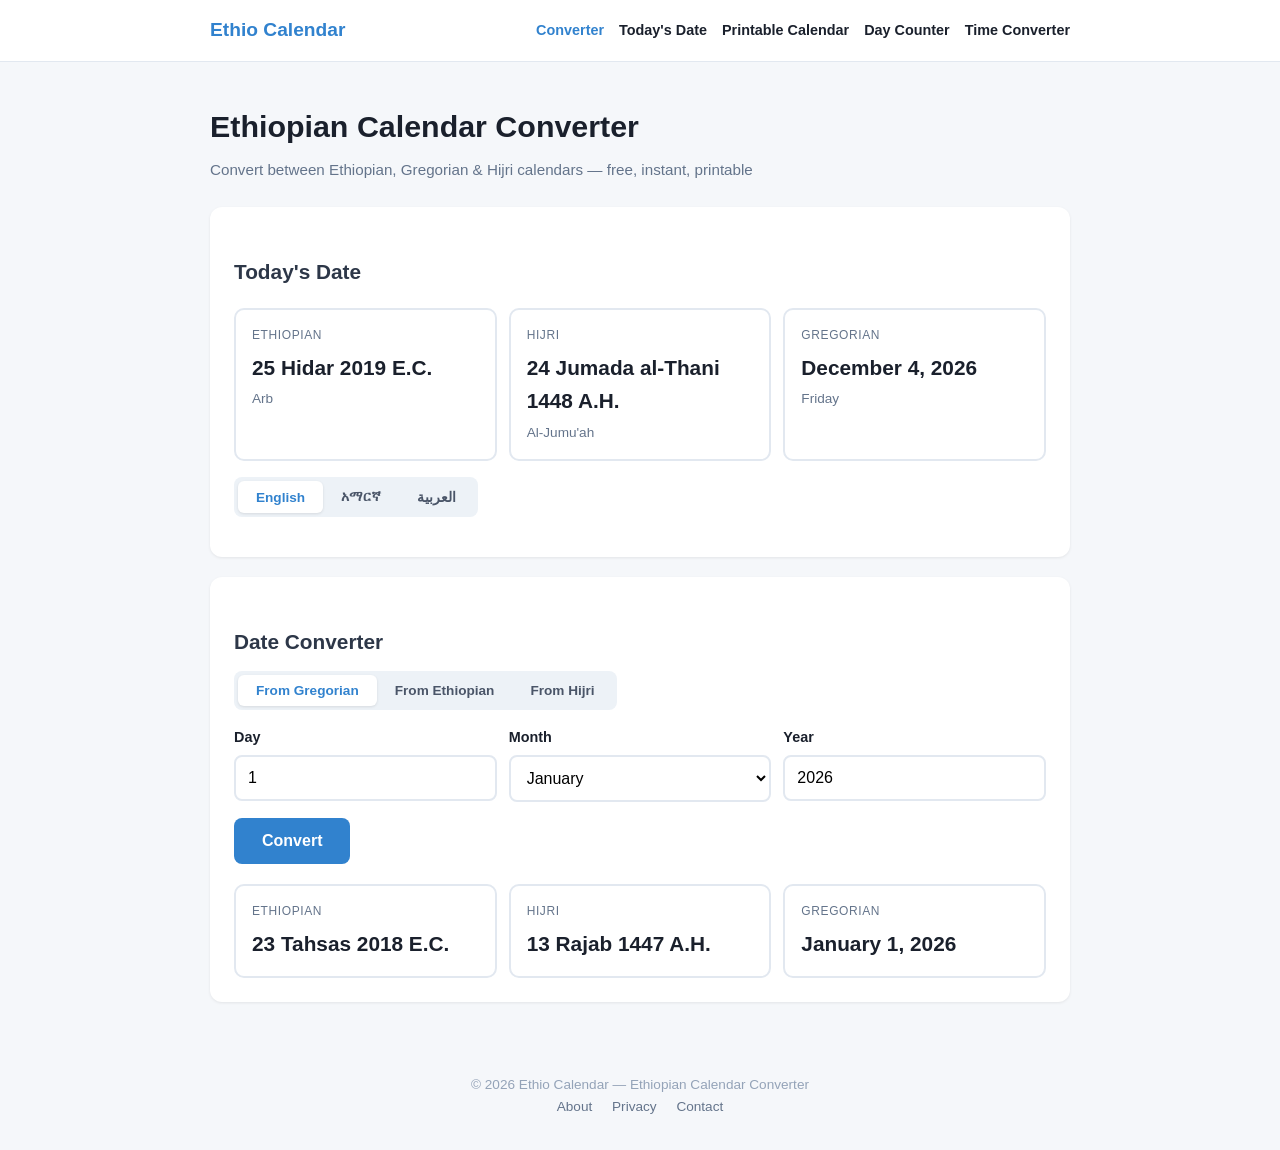
<file: index.html>
<!DOCTYPE html>
<html lang="en">
<head>
<meta charset="UTF-8">
<meta name="viewport" content="width=device-width, initial-scale=1.0">
<title>Ethiopian Calendar Converter | Gregorian ↔ Ethiopian & Hijri Date</title>
<link href="https://fonts.googleapis.com/css2?family=Amiri:wght@400;700&family=Noto+Sans+Ethiopic:wght@400;600;700&display=swap" rel="stylesheet">
<link rel="stylesheet" href="/style.css">
</head>
<body>

<header class="no-print" style="background:#fff; border-bottom:1px solid #e2e8f0; padding:15px 0; margin-bottom: 20px;">
  <div class="container" style="display:flex; justify-content:space-between; align-items:center; padding:0 20px;">
    <a href="/" style="font-weight:800; color:#3182ce; text-decoration:none; font-size:1.2rem;">Ethio Calendar</a>
<nav style="display:flex; gap:15px; font-size:0.9rem; font-weight:600; flex-wrap:wrap;">
  <a href="/" style="color:#3182ce; text-decoration:none;">Converter</a>
  <a href="/today.html" style="color:#1a202c; text-decoration:none;">Today's Date</a>
  <a href="/printable-calendar.html" style="color:#1a202c; text-decoration:none;">Printable Calendar</a>
  <a href="/Day-counter.html" style="color:#1a202c; text-decoration:none;">Day Counter</a>
  <a href="/Time-Converter.html" style="color:#1a202c; text-decoration:none;">Time Converter</a>
</nav>
  </div>
</header>

<div class="container">
  <h1>Ethiopian Calendar Converter</h1>
  <p class="subtitle">Convert between Ethiopian, Gregorian & Hijri calendars — free, instant, printable</p>

  <div class="card no-print">
    <h2>Today's Date</h2>
    <div class="tri-display" id="today-display">
      <div class="cal-col" id="today-ethiopian">
        <div class="cal-label">Ethiopian</div>
        <div class="cal-date" id="td-eth">—</div>
        <div class="cal-detail" id="td-eth-day">—</div>
      </div>
      <div class="cal-col" id="today-hijri">
        <div class="cal-label">Hijri</div>
        <div class="cal-date" id="td-hijri">—</div>
        <div class="cal-detail" id="td-hijri-day">—</div>
      </div>
      <div class="cal-col" id="today-gregorian">
        <div class="cal-label">Gregorian</div>
        <div class="cal-date" id="td-greg">—</div>
        <div class="cal-detail" id="td-greg-day">—</div>
      </div>
    </div>
    <div class="toggle-group" id="lang-toggle" style="margin-top:16px;">
      <button class="active" data-lang="en">English</button>
      <button data-lang="am">አማርኛ</button>
      <button data-lang="ar">العربية</button>
    </div>
  </div>

  <div class="card no-print">
    <h2>Date Converter</h2>
    <div class="toggle-group" id="from-toggle">
      <button class="active" data-from="gregorian">From Gregorian</button>
      <button data-from="ethiopian">From Ethiopian</button>
      <button data-from="hijri">From Hijri</button>
    </div>
    <div class="row-3">
      <div class="field-group">
        <label for="conv-day">Day</label>
        <input type="number" id="conv-day" min="1" max="31" value="1">
      </div>
      <div class="field-group">
        <label for="conv-month" id="conv-month-label">Month</label>
        <select id="conv-month"></select>
      </div>
      <div class="field-group">
        <label for="conv-year">Year</label>
        <input type="number" id="conv-year" min="1" value="2026">
      </div>
    </div>
    <button class="primary" onclick="convertDate()">Convert</button>
    <div class="tri-display" id="converted-display" style="margin-top:20px;">
      <div class="cal-col" id="conv-ethiopian"><div class="cal-label">Ethiopian</div><div class="cal-date" id="cd-eth">—</div></div>
      <div class="cal-col" id="conv-hijri"><div class="cal-label">Hijri</div><div class="cal-date" id="cd-hijri">—</div></div>
      <div class="cal-col" id="conv-gregorian"><div class="cal-label">Gregorian</div><div class="cal-date" id="cd-greg">—</div></div>
    </div>
  </div>
</div>

<footer>
  <p>© <span id="year"></span> Ethio Calendar — Ethiopian Calendar Converter</p>
  <p><a href="/about.html">About</a> <a href="/privacy.html">Privacy</a> <a href="/contact.html">Contact</a></p>
</footer>

<script src="/app.js"></script>
</body>
</html>
</file>
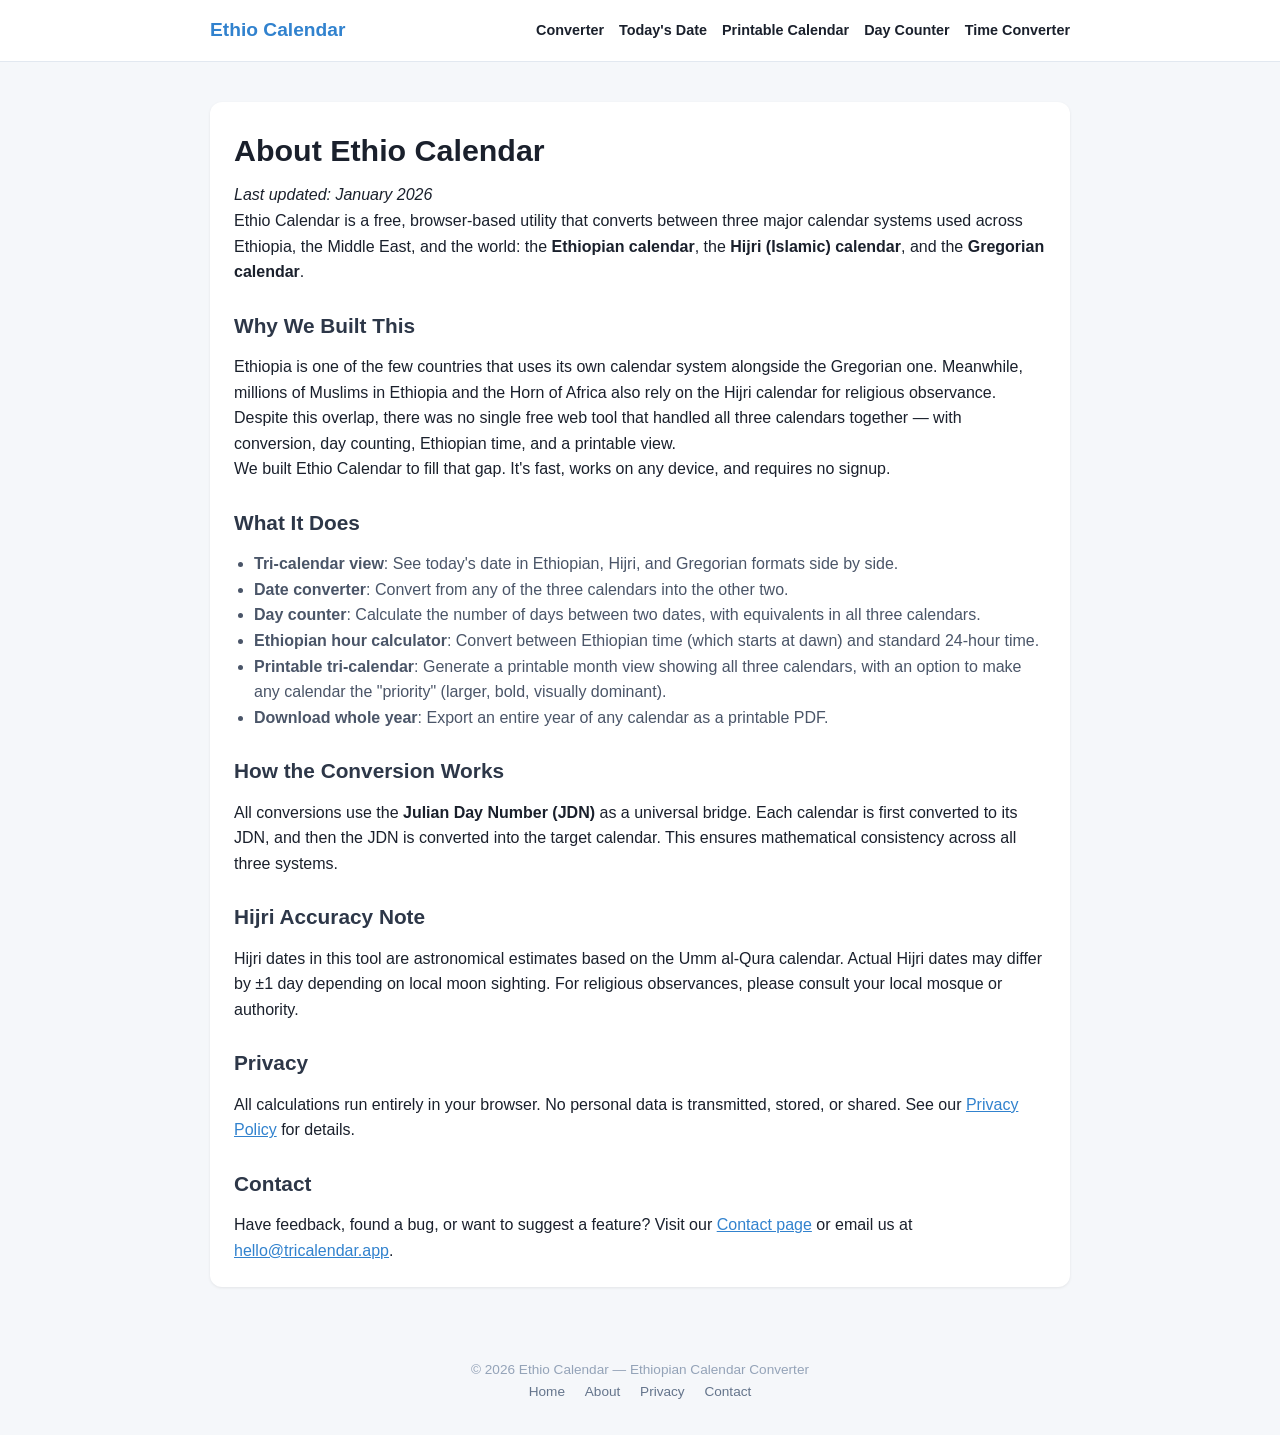
<file: about.html>
<!DOCTYPE html>
<html lang="en">
<head>
<meta charset="UTF-8">
<meta name="viewport" content="width=device-width, initial-scale=1.0">
<title>About | Ethio Calendar — Tri-Calendar Tool</title>
<meta name="description" content="Learn about the Tri-Calendar tool that converts between Ethiopian, Hijri, and Gregorian calendars.">
<link href="https://fonts.googleapis.com/css2?family=Amiri:wght@400;700&family=Noto+Sans+Ethiopic:wght@400;600;700&display=swap" rel="stylesheet">
<link rel="stylesheet" href="/style.css">
</head>
<body>

<!-- REAL NAVIGATION -->
<header class="no-print" style="background:#fff; border-bottom:1px solid #e2e8f0; padding:15px 0; margin-bottom: 20px;">
  <div class="container" style="display:flex; justify-content:space-between; align-items:center; padding:0 20px; flex-wrap: wrap; gap: 10px;">
    <a href="/" style="font-weight:800; color:#3182ce; text-decoration:none; font-size:1.2rem;">Ethio Calendar</a>
    <nav style="display:flex; gap:15px; font-size:0.9rem; font-weight:600; flex-wrap: wrap;">
      <a href="/" style="color:#1a202c; text-decoration:none;">Converter</a>
      <a href="/today.html" style="color:#1a202c; text-decoration:none;">Today's Date</a>
      <a href="/printable-calendar.html" style="color:#1a202c; text-decoration:none;">Printable Calendar</a>
      <a href="/day-counter.html" style="color:#1a202c; text-decoration:none;">Day Counter</a>
      <a href="/time-converter.html" style="color:#1a202c; text-decoration:none;">Time Converter</a>
    </nav>
  </div>
</header>

<div class="container">
  <div class="card">
    <h1>About Ethio Calendar</h1>
    <p><em>Last updated: January 2026</em></p>

    <p>Ethio Calendar is a free, browser-based utility that converts between three major calendar systems used across Ethiopia, the Middle East, and the world: the <strong>Ethiopian calendar</strong>, the <strong>Hijri (Islamic) calendar</strong>, and the <strong>Gregorian calendar</strong>.</p>

    <h2>Why We Built This</h2>
    <p>Ethiopia is one of the few countries that uses its own calendar system alongside the Gregorian one. Meanwhile, millions of Muslims in Ethiopia and the Horn of Africa also rely on the Hijri calendar for religious observance. Despite this overlap, there was no single free web tool that handled all three calendars together — with conversion, day counting, Ethiopian time, and a printable view.</p>
    <p>We built Ethio Calendar to fill that gap. It's fast, works on any device, and requires no signup.</p>

    <h2>What It Does</h2>
    <ul style="margin: 0 0 16px 20px; color: #4a5568;">
      <li><strong>Tri-calendar view</strong>: See today's date in Ethiopian, Hijri, and Gregorian formats side by side.</li>
      <li><strong>Date converter</strong>: Convert from any of the three calendars into the other two.</li>
      <li><strong>Day counter</strong>: Calculate the number of days between two dates, with equivalents in all three calendars.</li>
      <li><strong>Ethiopian hour calculator</strong>: Convert between Ethiopian time (which starts at dawn) and standard 24-hour time.</li>
      <li><strong>Printable tri-calendar</strong>: Generate a printable month view showing all three calendars, with an option to make any calendar the "priority" (larger, bold, visually dominant).</li>
      <li><strong>Download whole year</strong>: Export an entire year of any calendar as a printable PDF.</li>
    </ul>

    <h2>How the Conversion Works</h2>
    <p>All conversions use the <strong>Julian Day Number (JDN)</strong> as a universal bridge. Each calendar is first converted to its JDN, and then the JDN is converted into the target calendar. This ensures mathematical consistency across all three systems.</p>

    <h2>Hijri Accuracy Note</h2>
    <p>Hijri dates in this tool are astronomical estimates based on the Umm al-Qura calendar. Actual Hijri dates may differ by ±1 day depending on local moon sighting. For religious observances, please consult your local mosque or authority.</p>

    <h2>Privacy</h2>
    <p>All calculations run entirely in your browser. No personal data is transmitted, stored, or shared. See our <a href="/privacy.html" style="color: #3182ce;">Privacy Policy</a> for details.</p>

    <h2>Contact</h2>
    <p>Have feedback, found a bug, or want to suggest a feature? Visit our <a href="/contact.html" style="color: #3182ce;">Contact page</a> or email us at <a href="mailto:hello@tricalendar.app" style="color: #3182ce;">hello@tricalendar.app</a>.</p>
  </div>
</div>

<footer>
  <p>© <span id="year"></span> Ethio Calendar — Ethiopian Calendar Converter</p>
  <p><a href="/">Home</a> <a href="/about.html">About</a> <a href="/privacy.html">Privacy</a> <a href="/contact.html">Contact</a></p>
</footer>

<script>
  // Simple year update for footer (since app.js isn't loaded here to keep pages light)
  document.getElementById('year').textContent = new Date().getFullYear();
</script>
</body>
</html>
</file>
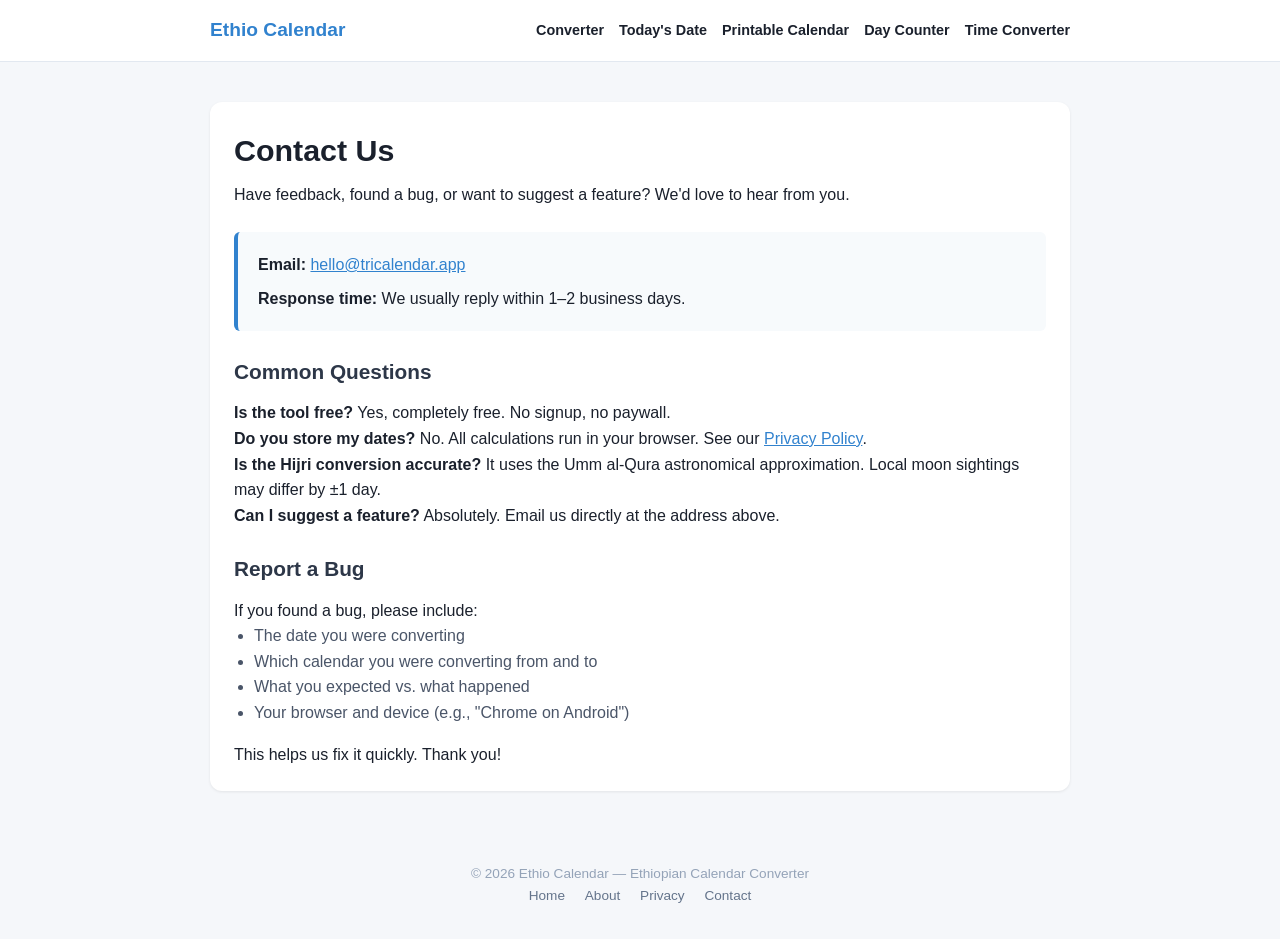
<file: contact.html>
<!DOCTYPE html>
<html lang="en">
<head>
<meta charset="UTF-8">
<meta name="viewport" content="width=device-width, initial-scale=1.0">
<title>Contact | Ethio Calendar</title>
<meta name="description" content="Contact the Ethio Calendar team.">
<link rel="stylesheet" href="/style.css">
</head>
<body>

<!-- REAL NAVIGATION -->
<header class="no-print" style="background:#fff; border-bottom:1px solid #e2e8f0; padding:15px 0; margin-bottom: 20px;">
  <div class="container" style="display:flex; justify-content:space-between; align-items:center; padding:0 20px; flex-wrap: wrap; gap: 10px;">
    <a href="/" style="font-weight:800; color:#3182ce; text-decoration:none; font-size:1.2rem;">Ethio Calendar</a>
    <nav style="display:flex; gap:15px; font-size:0.9rem; font-weight:600; flex-wrap: wrap;">
      <a href="/" style="color:#1a202c; text-decoration:none;">Converter</a>
      <a href="/today.html" style="color:#1a202c; text-decoration:none;">Today's Date</a>
      <a href="/printable-calendar.html" style="color:#1a202c; text-decoration:none;">Printable Calendar</a>
      <a href="/day-counter.html" style="color:#1a202c; text-decoration:none;">Day Counter</a>
      <a href="/time-converter.html" style="color:#1a202c; text-decoration:none;">Time Converter</a>
    </nav>
  </div>
</header>

<div class="container">
  <div class="card">
    <h1>Contact Us</h1>
    <p>Have feedback, found a bug, or want to suggest a feature? We'd love to hear from you.</p>

    <div style="background: #f7fafc; border-left: 4px solid #3182ce; border-radius: 6px; padding: 20px; margin: 24px 0;">
      <p style="margin-bottom: 8px;"><strong>Email:</strong> <a href="mailto:hello@tricalendar.app" style="color: #3182ce;">hello@tricalendar.app</a></p>
      <p style="margin-bottom: 0;"><strong>Response time:</strong> We usually reply within 1–2 business days.</p>
    </div>

    <h2>Common Questions</h2>
    <p><strong>Is the tool free?</strong> Yes, completely free. No signup, no paywall.</p>
    <p><strong>Do you store my dates?</strong> No. All calculations run in your browser. See our <a href="/privacy.html" style="color: #3182ce;">Privacy Policy</a>.</p>
    <p><strong>Is the Hijri conversion accurate?</strong> It uses the Umm al-Qura astronomical approximation. Local moon sightings may differ by ±1 day.</p>
    <p><strong>Can I suggest a feature?</strong> Absolutely. Email us directly at the address above.</p>

    <h2>Report a Bug</h2>
    <p>If you found a bug, please include:</p>
    <ul style="margin: 0 0 16px 20px; color: #4a5568;">
      <li>The date you were converting</li>
      <li>Which calendar you were converting from and to</li>
      <li>What you expected vs. what happened</li>
      <li>Your browser and device (e.g., "Chrome on Android")</li>
    </ul>
    <p>This helps us fix it quickly. Thank you!</p>
  </div>
</div>

<footer>
  <p>© <span id="year"></span> Ethio Calendar — Ethiopian Calendar Converter</p>
  <p><a href="/">Home</a> <a href="/about.html">About</a> <a href="/privacy.html">Privacy</a> <a href="/contact.html">Contact</a></p>
</footer>

<script>
  document.getElementById('year').textContent = new Date().getFullYear();
</script>
</body>
</html>
</file>
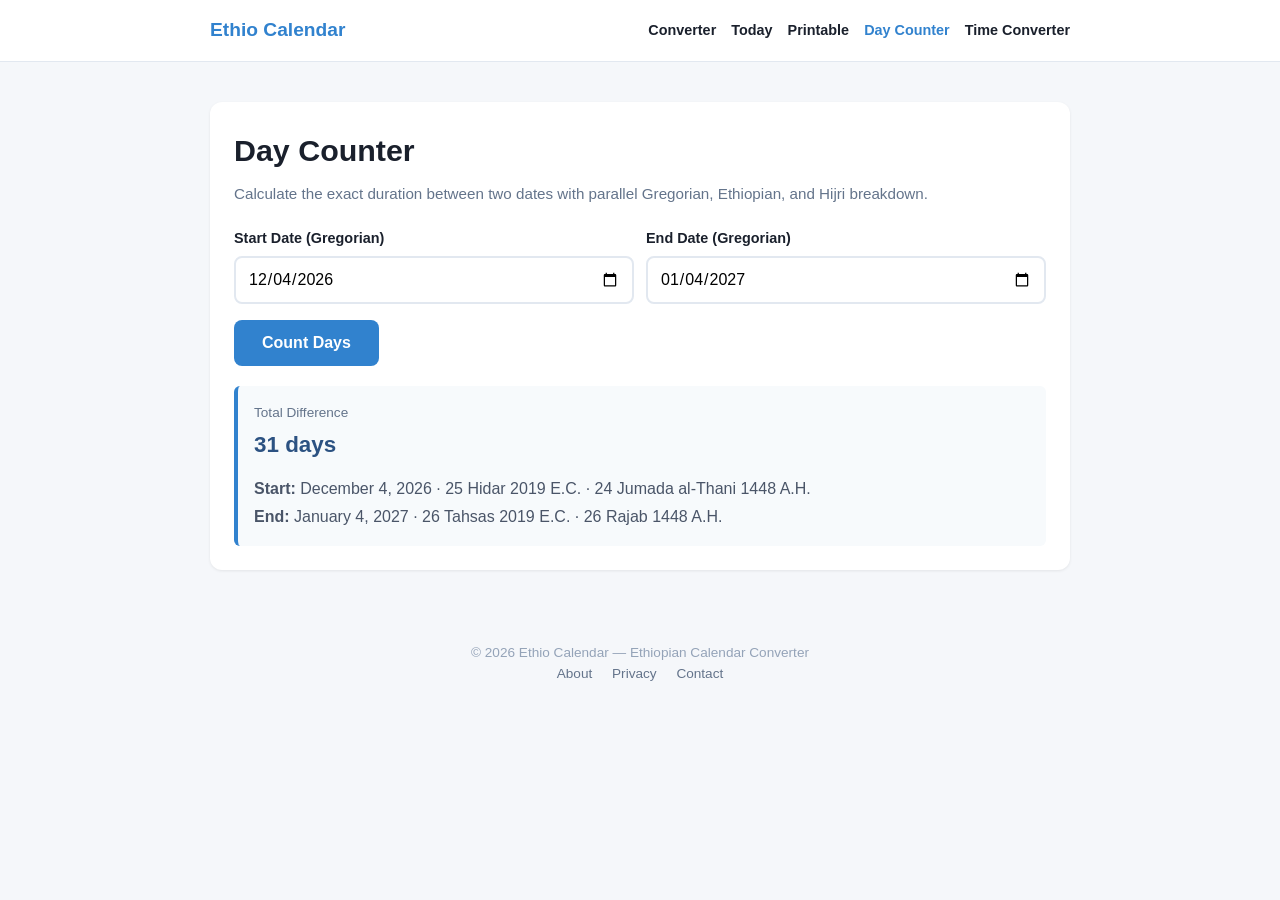
<file: Day-counter.html>
<!DOCTYPE html>
<html lang="en">
<head>
<meta charset="UTF-8">
<meta name="viewport" content="width=device-width, initial-scale=1.0">
<title>Day Counter | Ethiopian, Gregorian & Hijri Date Difference</title>
<link href="https://fonts.googleapis.com/css2?family=Amiri:wght@400;700&family=Noto+Sans+Ethiopic:wght@400;600;700&display=swap" rel="stylesheet">
<link rel="stylesheet" href="/style.css">
</head>
<body>
<header class="no-print" style="background:#fff; border-bottom:1px solid #e2e8f0; padding:15px 0; margin-bottom: 20px;">
  <div class="container" style="display:flex; justify-content:space-between; align-items:center; padding:0 20px; flex-wrap:wrap; gap:10px;">
    <a href="/" style="font-weight:800; color:#3182ce; text-decoration:none; font-size:1.2rem;">Ethio Calendar</a>
    <nav style="display:flex; gap:15px; font-weight:600; font-size:0.9rem; flex-wrap:wrap;">
      <a href="/" style="color:#1a202c; text-decoration:none;">Converter</a>
      <a href="/today.html" style="color:#1a202c; text-decoration:none;">Today</a>
      <a href="/printable-calendar.html" style="color:#1a202c; text-decoration:none;">Printable</a>
      <a href="/Day-counter.html" style="color:#3182ce; text-decoration:none;">Day Counter</a>
      <a href="/Time-Converter.html" style="color:#1a202c; text-decoration:none;">Time Converter</a>
    </nav>
  </div>
</header>

<div class="container">
  <div class="card">
    <h1>Day Counter</h1>
    <p style="color:#64748b; font-size:0.95rem; margin-bottom:20px;">Calculate the exact duration between two dates with parallel Gregorian, Ethiopian, and Hijri breakdown.</p>
    <div class="row">
      <div class="field-group">
        <label for="start-date">Start Date (Gregorian)</label>
        <input type="date" id="start-date">
      </div>
      <div class="field-group">
        <label for="end-date">End Date (Gregorian)</label>
        <input type="date" id="end-date">
      </div>
    </div>
    <button class="primary" onclick="countDays()">Count Days</button>
    
    <div class="result-box" id="day-result" style="display:none; margin-top:20px;">
      <div class="label">Total Difference</div>
      <div class="value" id="day-diff">—</div>
      <div class="cal-detail" id="day-detail" style="margin-top:12px; line-height:1.7; color:#4a5568;"></div>
    </div>
  </div>
</div>

<footer>
  <p>© <span id="year"></span> Ethio Calendar — Ethiopian Calendar Converter</p>
  <p><a href="/about.html">About</a> <a href="/privacy.html">Privacy</a> <a href="/contact.html">Contact</a></p>
</footer>
<script src="/app.js"></script>
</body>
</html>
</file>
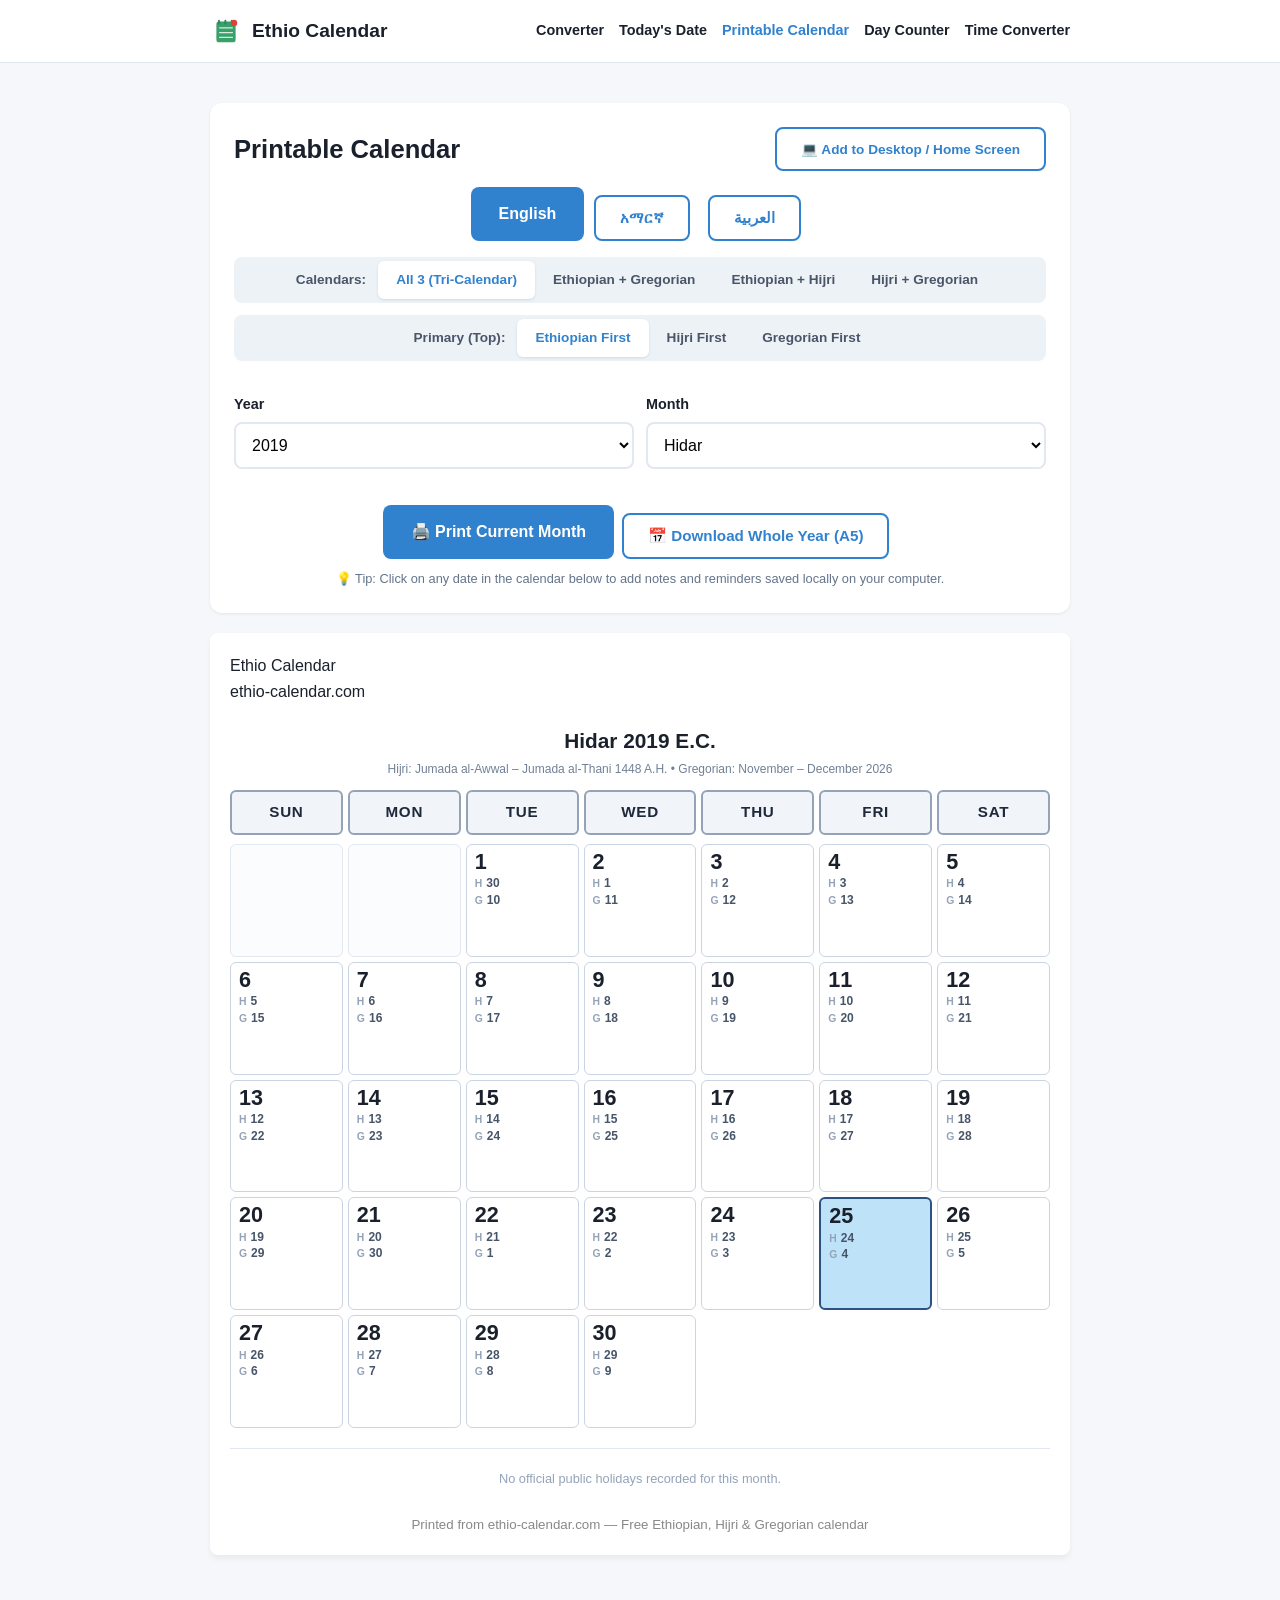
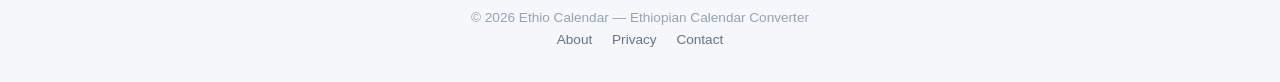
<file: printable-calendar.html>
<!DOCTYPE html>
<html lang="en">
<head>
<meta charset="UTF-8">
<meta name="viewport" content="width=device-width, initial-scale=1.0">
<title>Printable Ethiopian Calendar | Tri & Dual Calendar (Gregorian & Hijri)</title>
<link rel="icon" href="data:image/svg+xml,<svg xmlns='http://www.w3.org/2000/svg' viewBox='0 0 100 100'><rect x='25' y='25' width='50' height='55' rx='6' fill='%233182ce' opacity='0.3' transform='rotate(-15 50 50)'/><rect x='25' y='25' width='50' height='55' rx='6' fill='%23ecc94b' opacity='0.6' transform='rotate(15 50 50)'/><rect x='20' y='20' width='60' height='65' rx='8' fill='%2338a169'/><rect x='25' y='15' width='6' height='15' rx='3' fill='%232f855a'/><rect x='45' y='15' width='6' height='15' rx='3' fill='%232f855a'/><rect x='65' y='15' width='6' height='15' rx='3' fill='%232f855a'/><line x1='30' y1='40' x2='70' y2='40' stroke='%23fff' stroke-width='4' stroke-linecap='round' opacity='0.8'/><line x1='30' y1='55' x2='70' y2='55' stroke='%23fff' stroke-width='4' stroke-linecap='round' opacity='0.8'/><line x1='30' y1='70' x2='70' y2='70' stroke='%23fff' stroke-width='4' stroke-linecap='round' opacity='0.8'/><circle cx='75' cy='25' r='10' fill='%23e53e3e'/></svg>">
<link href="https://fonts.googleapis.com/css2?family=Amiri:wght@400;700&family=Noto+Sans+Ethiopic:wght@400;600;700&display=swap" rel="stylesheet">
<link rel="stylesheet" href="/style.css?v=3">
<style>
  #print-area { background: #fff; padding: 20px; border-radius: 8px; box-shadow: 0 4px 6px rgba(0,0,0,0.05); margin-top: 20px; }

  /* Note Modal Styles */
  .modal-overlay {
    display: none;
    position: fixed;
    top: 0; left: 0; right: 0; bottom: 0;
    background: rgba(15, 23, 42, 0.5);
    z-index: 9999;
    align-items: center;
    justify-content: center;
    padding: 20px;
  }
  .modal-overlay.active { display: flex; }
  .modal-card {
    background: #fff;
    border-radius: 12px;
    max-width: 480px;
    width: 100%;
    padding: 24px;
    box-shadow: 0 20px 25px -5px rgba(0, 0, 0, 0.1);
  }
  .modal-header {
    display: flex;
    justify-content: space-between;
    align-items: center;
    margin-bottom: 16px;
  }
  .modal-close {
    background: none;
    border: none;
    font-size: 1.4rem;
    cursor: pointer;
    color: #64748b;
  }
</style>
</head>
<body>

<header class="no-print" style="background:#fff; border-bottom:1px solid #e2e8f0; padding:15px 0; margin-bottom: 20px;">
  <div class="container" style="display:flex; justify-content:space-between; align-items:center; padding:0 20px; flex-wrap: wrap; gap: 10px;">
    <a href="/" style="display:flex; align-items:center; gap:10px; text-decoration:none; color:#1a202c;">
      <svg width="32" height="32" viewBox="0 0 100 100" xmlns="http://www.w3.org/2000/svg">
        <rect x="25" y="25" width="50" height="55" rx="6" fill="#3182ce" opacity="0.3" transform="rotate(-15 50 50)" />
        <rect x="25" y="25" width="50" height="55" rx="6" fill="#ecc94b" opacity="0.6" transform="rotate(15 50 50)" />
        <rect x="20" y="20" width="60" height="65" rx="8" fill="#38a169" />
        <rect x="25" y="15" width="6" height="15" rx="3" fill="#2f855a" />
        <rect x="45" y="15" width="6" height="15" rx="3" fill="#2f855a" />
        <rect x="65" y="15" width="6" height="15" rx="3" fill="#2f855a" />
        <line x1="30" y1="40" x2="70" y2="40" stroke="#fff" stroke-width="4" stroke-linecap="round" opacity="0.8"/>
        <line x1="30" y1="55" x2="70" y2="55" stroke="#fff" stroke-width="4" stroke-linecap="round" opacity="0.8"/>
        <line x1="30" y1="70" x2="70" y2="70" stroke="#fff" stroke-width="4" stroke-linecap="round" opacity="0.8"/>
        <circle cx="75" cy="25" r="10" fill="#e53e3e" />
      </svg>
      <span style="font-weight:800; font-size:1.2rem;">Ethio Calendar</span>
    </a>

    <nav style="display:flex; gap:15px; font-size:0.9rem; font-weight:600; flex-wrap: wrap;">
      <a href="/" style="color:#1a202c; text-decoration:none;">Converter</a>
      <a href="/today.html" style="color:#1a202c; text-decoration:none;">Today's Date</a>
      <a href="/printable-calendar.html" style="color:#3182ce; text-decoration:none;">Printable Calendar</a>
      <a href="/Day-counter.html" style="color:#1a202c; text-decoration:none;">Day Counter</a>
      <a href="/Time-Converter.html" style="color:#1a202c; text-decoration:none;">Time Converter</a>
    </nav>
  </div>
</header>

<div class="container">
  <div class="card no-print">
    <div style="display: flex; justify-content: space-between; align-items: center; flex-wrap: wrap; gap: 12px; margin-bottom: 16px;">
      <h1 style="margin: 0; font-size: 1.6rem;">Printable Calendar</h1>
      <button id="pwa-install-btn" class="secondary" style="margin:0; font-size: 0.85rem;">💻 Add to Desktop / Home Screen</button>
    </div>

    <!-- LANGUAGE SELECTION -->
    <div style="display: flex; justify-content: center; gap: 10px; margin-bottom: 16px;" id="lang-toggle">
      <button class="primary active" data-lang="en">English</button>
      <button class="secondary" data-lang="am">አማርኛ</button>
      <button class="secondary" data-lang="ar">العربية</button>
    </div>

    <!-- CALENDAR COMBINATION MODE (TRI vs DUAL) -->
    <div class="toggle-group" id="mode-toggle" style="justify-content: center; width: 100%; margin-bottom: 12px;">
      <span style="padding:8px 12px; font-size:0.85rem; font-weight:600; color:#4a5568;">Calendars:</span>
      <button class="active" data-mode="all">All 3 (Tri-Calendar)</button>
      <button data-mode="eth-greg">Ethiopian + Gregorian</button>
      <button data-mode="eth-hijri">Ethiopian + Hijri</button>
      <button data-mode="hijri-greg">Hijri + Gregorian</button>
    </div>

    <!-- PRIORITY SELECTION -->
    <div class="toggle-group" id="priority-toggle" style="justify-content: center; width: 100%; margin-bottom: 20px;">
      <span style="padding:8px 12px; font-size:0.85rem; font-weight:600; color:#4a5568;">Primary (Top):</span>
      <button class="active" data-priority="ethiopian">Ethiopian First</button>
      <button data-priority="hijri">Hijri First</button>
      <button data-priority="gregorian">Gregorian First</button>
    </div>

    <div class="print-controls">
      <div class="field-group">
        <label for="print-year">Year</label>
        <select id="print-year"></select>
      </div>
      <div class="field-group">
        <label for="print-month">Month</label>
        <select id="print-month"></select>
      </div>
    </div>

    <div class="download-bar" style="justify-content: center; margin-top: 20px;">
      <button class="primary" onclick="window.print()">🖨️ Print Current Month</button>
      <button class="secondary" id="print-all-btn">📅 Download Whole Year (A5)</button>
    </div>
    <p style="text-align:center; font-size: 0.8rem; color:#64748b; margin-top: 10px;">
      💡 Tip: Click on any date in the calendar below to add notes and reminders saved locally on your computer.
    </p>
  </div>

  <!-- PRINT AREA -->
  <div id="print-area">
    <div class="print-header">
      <div class="print-brand">Ethio Calendar</div>
      <div class="print-url">ethio-calendar.com</div>
    </div>

    <div class="tri-display" id="month-grids" style="grid-template-columns: 1fr;">
      <div class="cal-col" style="border: none; padding: 0;">
        <div class="month-title-block">
          <div class="month-title-main" id="print-month-title">—</div>
          <div class="month-title-sub" id="print-month-sub"></div>
        </div>
        <div class="month-grid" id="print-grid"></div>
      </div>
    </div>

    <div class="holiday-section" id="holiday-section">
      <ul class="holiday-list" id="holiday-list"></ul>
    </div>

    <div class="print-footer" style="text-align: center; margin-top: 20px; font-size: 10pt; color: #888;">
      Printed from ethio-calendar.com — Free Ethiopian, Hijri & Gregorian calendar
    </div>
  </div>
</div>

<!-- LOCAL NOTES & REMINDERS MODAL -->
<div class="modal-overlay" id="note-modal">
  <div class="modal-card">
    <div class="modal-header">
      <h3 style="margin:0; font-size: 1.15rem;" id="modal-date-title">Date Reminder & Notes</h3>
      <button class="modal-close" id="modal-close-btn">&times;</button>
    </div>
    <div class="field-group">
      <label for="modal-note-text">Reminder Note (Stored locally on your PC):</label>
      <textarea id="modal-note-text" rows="3" style="width:100%; padding:10px; border:2px solid #e2e8f0; border-radius:8px; font-family:inherit;"></textarea>
    </div>
    <div style="display:flex; justify-content:space-between; gap:10px; margin-top:16px;">
      <button class="secondary" id="modal-delete-btn" style="color:#e53e3e; border-color:#e53e3e;">Delete</button>
      <button class="primary" id="modal-save-btn">Save Note</button>
    </div>
  </div>
</div>

<footer class="no-print">
  <p>© <span id="year"></span> Ethio Calendar — Ethiopian Calendar Converter</p>
  <p><a href="/about.html">About</a> <a href="/privacy.html">Privacy</a> <a href="/contact.html">Contact</a></p>
</footer>

<script src="/app.js?v=3"></script>
</body>
</html>
</file>
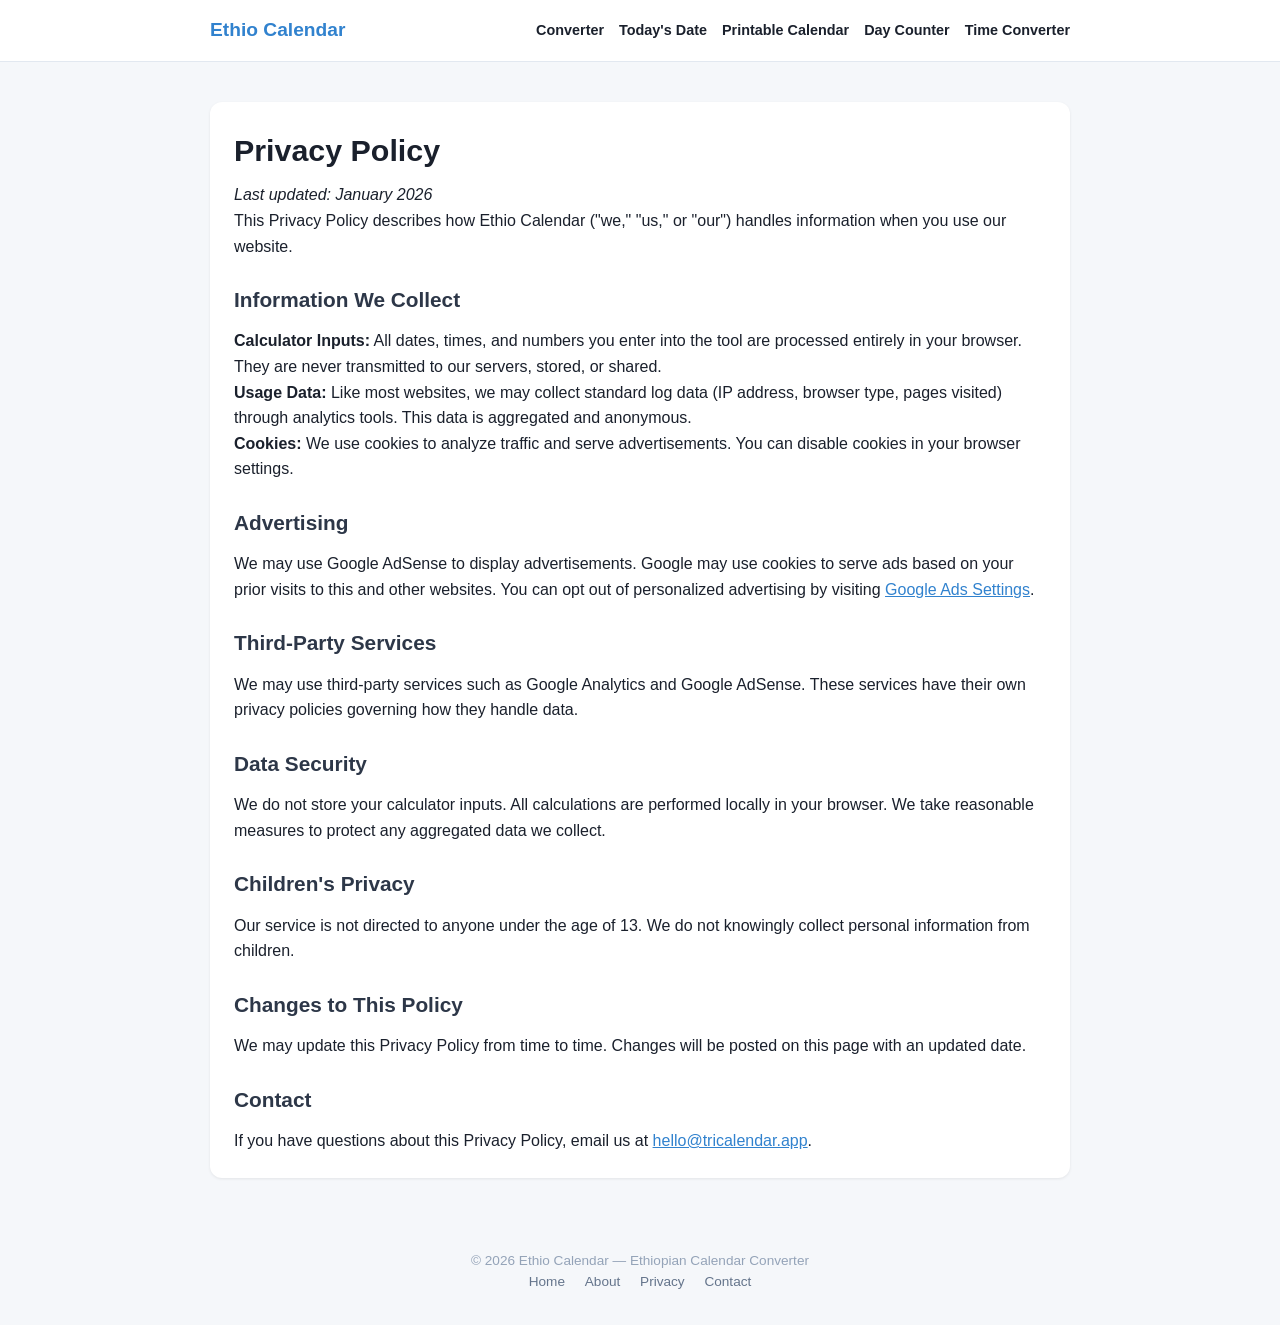
<file: privacy.html>
<!DOCTYPE html>
<html lang="en">
<head>
<meta charset="UTF-8">
<meta name="viewport" content="width=device-width, initial-scale=1.0">
<title>Privacy Policy | Ethio Calendar</title>
<meta name="description" content="Privacy policy for Ethio Calendar — the tri-calendar conversion tool.">
<link rel="stylesheet" href="/style.css">
</head>
<body>

<!-- REAL NAVIGATION -->
<header class="no-print" style="background:#fff; border-bottom:1px solid #e2e8f0; padding:15px 0; margin-bottom: 20px;">
  <div class="container" style="display:flex; justify-content:space-between; align-items:center; padding:0 20px; flex-wrap: wrap; gap: 10px;">
    <a href="/" style="font-weight:800; color:#3182ce; text-decoration:none; font-size:1.2rem;">Ethio Calendar</a>
    <nav style="display:flex; gap:15px; font-size:0.9rem; font-weight:600; flex-wrap: wrap;">
      <a href="/" style="color:#1a202c; text-decoration:none;">Converter</a>
      <a href="/today.html" style="color:#1a202c; text-decoration:none;">Today's Date</a>
      <a href="/printable-calendar.html" style="color:#1a202c; text-decoration:none;">Printable Calendar</a>
      <a href="/day-counter.html" style="color:#1a202c; text-decoration:none;">Day Counter</a>
      <a href="/time-converter.html" style="color:#1a202c; text-decoration:none;">Time Converter</a>
    </nav>
  </div>
</header>

<div class="container">
  <div class="card">
    <h1>Privacy Policy</h1>
    <p><em>Last updated: January 2026</em></p>

    <p>This Privacy Policy describes how Ethio Calendar ("we," "us," or "our") handles information when you use our website.</p>

    <h2>Information We Collect</h2>
    <p><strong>Calculator Inputs:</strong> All dates, times, and numbers you enter into the tool are processed entirely in your browser. They are never transmitted to our servers, stored, or shared.</p>
    <p><strong>Usage Data:</strong> Like most websites, we may collect standard log data (IP address, browser type, pages visited) through analytics tools. This data is aggregated and anonymous.</p>
    <p><strong>Cookies:</strong> We use cookies to analyze traffic and serve advertisements. You can disable cookies in your browser settings.</p>

    <h2>Advertising</h2>
    <p>We may use Google AdSense to display advertisements. Google may use cookies to serve ads based on your prior visits to this and other websites. You can opt out of personalized advertising by visiting <a href="https://www.google.com/settings/ads" target="_blank" rel="noopener" style="color: #3182ce;">Google Ads Settings</a>.</p>

    <h2>Third-Party Services</h2>
    <p>We may use third-party services such as Google Analytics and Google AdSense. These services have their own privacy policies governing how they handle data.</p>

    <h2>Data Security</h2>
    <p>We do not store your calculator inputs. All calculations are performed locally in your browser. We take reasonable measures to protect any aggregated data we collect.</p>

    <h2>Children's Privacy</h2>
    <p>Our service is not directed to anyone under the age of 13. We do not knowingly collect personal information from children.</p>

    <h2>Changes to This Policy</h2>
    <p>We may update this Privacy Policy from time to time. Changes will be posted on this page with an updated date.</p>

    <h2>Contact</h2>
    <p>If you have questions about this Privacy Policy, email us at <a href="mailto:hello@tricalendar.app" style="color: #3182ce;">hello@tricalendar.app</a>.</p>
  </div>
</div>

<footer>
  <p>© <span id="year"></span> Ethio Calendar — Ethiopian Calendar Converter</p>
  <p><a href="/">Home</a> <a href="/about.html">About</a> <a href="/privacy.html">Privacy</a> <a href="/contact.html">Contact</a></p>
</footer>

<script>
  document.getElementById('year').textContent = new Date().getFullYear();
</script>
</body>
</html>
</file>
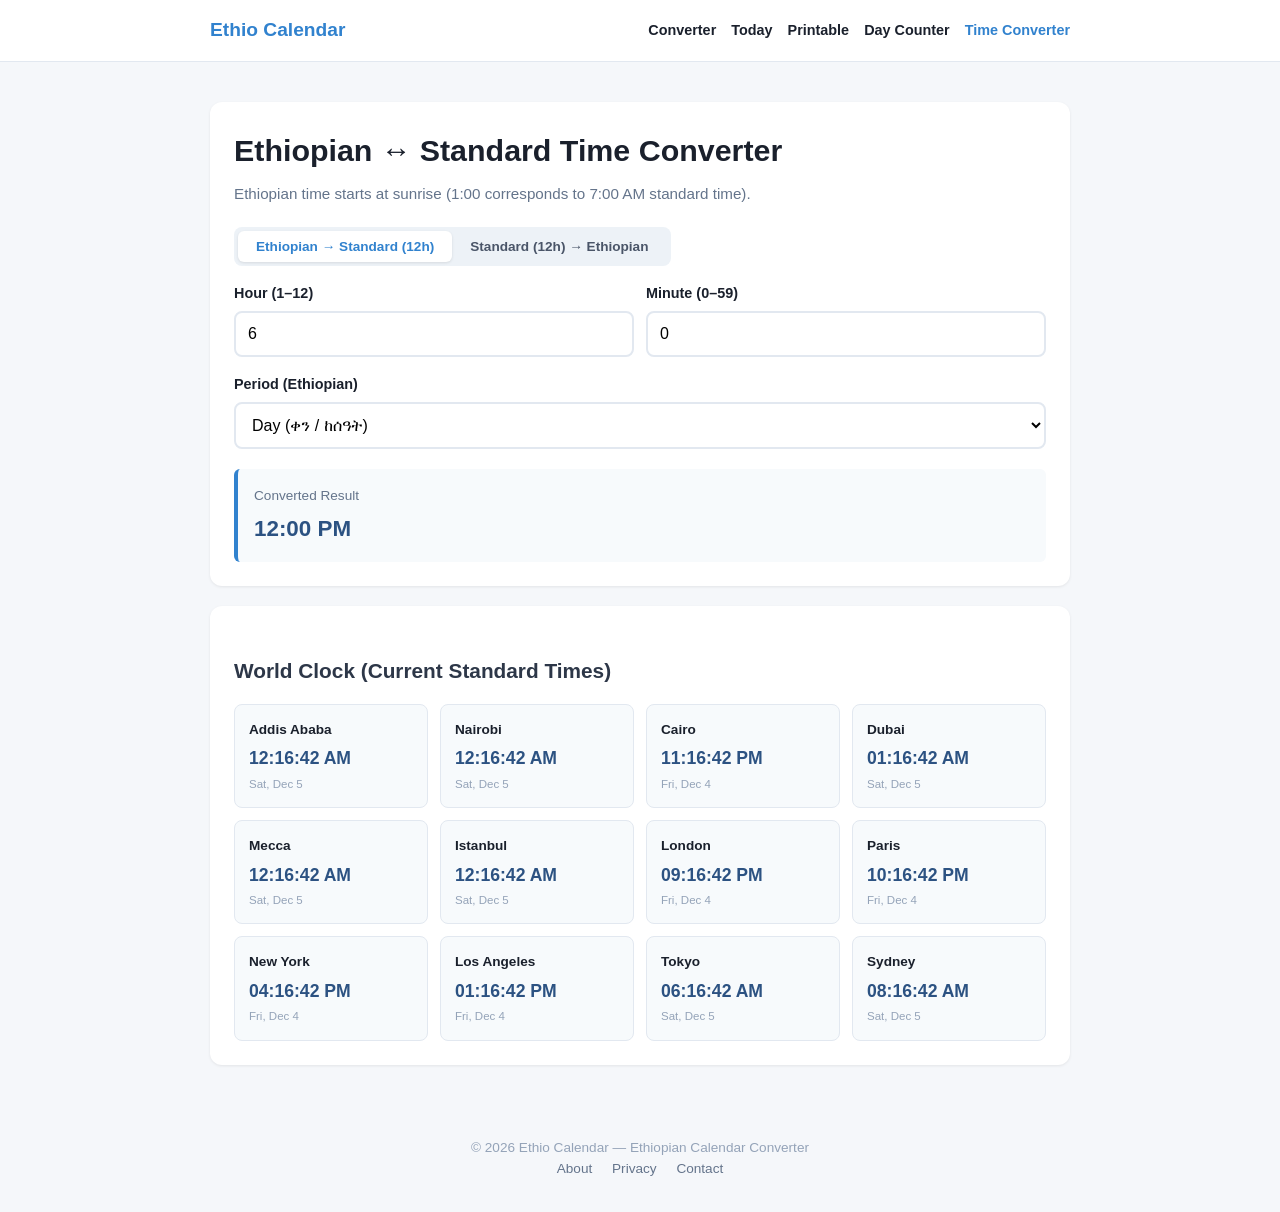
<file: Time-Converter.html>
<!DOCTYPE html>
<html lang="en">
<head>
<meta charset="UTF-8">
<meta name="viewport" content="width=device-width, initial-scale=1.0">
<title>Ethiopian ↔ Standard Time Converter | Ethio Calendar</title>
<link href="https://fonts.googleapis.com/css2?family=Amiri:wght@400;700&family=Noto+Sans+Ethiopic:wght@400;600;700&display=swap" rel="stylesheet">
<link rel="stylesheet" href="/style.css">
</head>
<body>
<header class="no-print" style="background:#fff; border-bottom:1px solid #e2e8f0; padding:15px 0; margin-bottom: 20px;">
  <div class="container" style="display:flex; justify-content:space-between; align-items:center; padding:0 20px; flex-wrap:wrap; gap:10px;">
    <a href="/" style="font-weight:800; color:#3182ce; text-decoration:none; font-size:1.2rem;">Ethio Calendar</a>
    <nav style="display:flex; gap:15px; font-weight:600; font-size:0.9rem; flex-wrap:wrap;">
      <a href="/" style="color:#1a202c; text-decoration:none;">Converter</a>
      <a href="/today.html" style="color:#1a202c; text-decoration:none;">Today</a>
      <a href="/printable-calendar.html" style="color:#1a202c; text-decoration:none;">Printable</a>
      <a href="/Day-counter.html" style="color:#1a202c; text-decoration:none;">Day Counter</a>
      <a href="/Time-Converter.html" style="color:#3182ce; text-decoration:none;">Time Converter</a>
    </nav>
  </div>
</header>

<div class="container">
  <div class="card">
    <h1>Ethiopian ↔ Standard Time Converter</h1>
    <p style="color:#64748b; font-size:0.95rem; margin-bottom:20px;">Ethiopian time starts at sunrise (1:00 corresponds to 7:00 AM standard time).</p>
    
    <div class="toggle-group" id="direction-toggle">
      <button class="active" data-dir="to-standard">Ethiopian → Standard (12h)</button>
      <button data-dir="to-ethiopian">Standard (12h) → Ethiopian</button>
    </div>
    
    <div class="row">
      <div class="field-group">
        <label for="hour-input">Hour (1–12)</label>
        <input type="number" id="hour-input" min="1" max="12" value="6">
      </div>
      <div class="field-group">
        <label for="minute-input">Minute (0–59)</label>
        <input type="number" id="minute-input" min="0" max="59" value="0">
      </div>
    </div>
    
    <div class="field-group">
      <label for="period-input" id="period-label">Period (Ethiopian)</label>
      <select id="period-input">
        <option value="day">Day (ቀን / ከሰዓት)</option>
        <option value="night">Night (ማታ / ከምሽት)</option>
      </select>
    </div>
    
    <div class="result-box" style="margin-top:20px;">
      <div class="label">Converted Result</div>
      <div class="value" id="converted-time">—</div>
    </div>
  </div>

  <div class="card">
    <h2>World Clock (Current Standard Times)</h2>
    <div class="world-grid" id="world-grid"></div>
  </div>
</div>

<footer>
  <p>© <span id="year"></span> Ethio Calendar — Ethiopian Calendar Converter</p>
  <p><a href="/about.html">About</a> <a href="/privacy.html">Privacy</a> <a href="/contact.html">Contact</a></p>
</footer>
<script src="/app.js"></script>
</body>
</html>
</file>
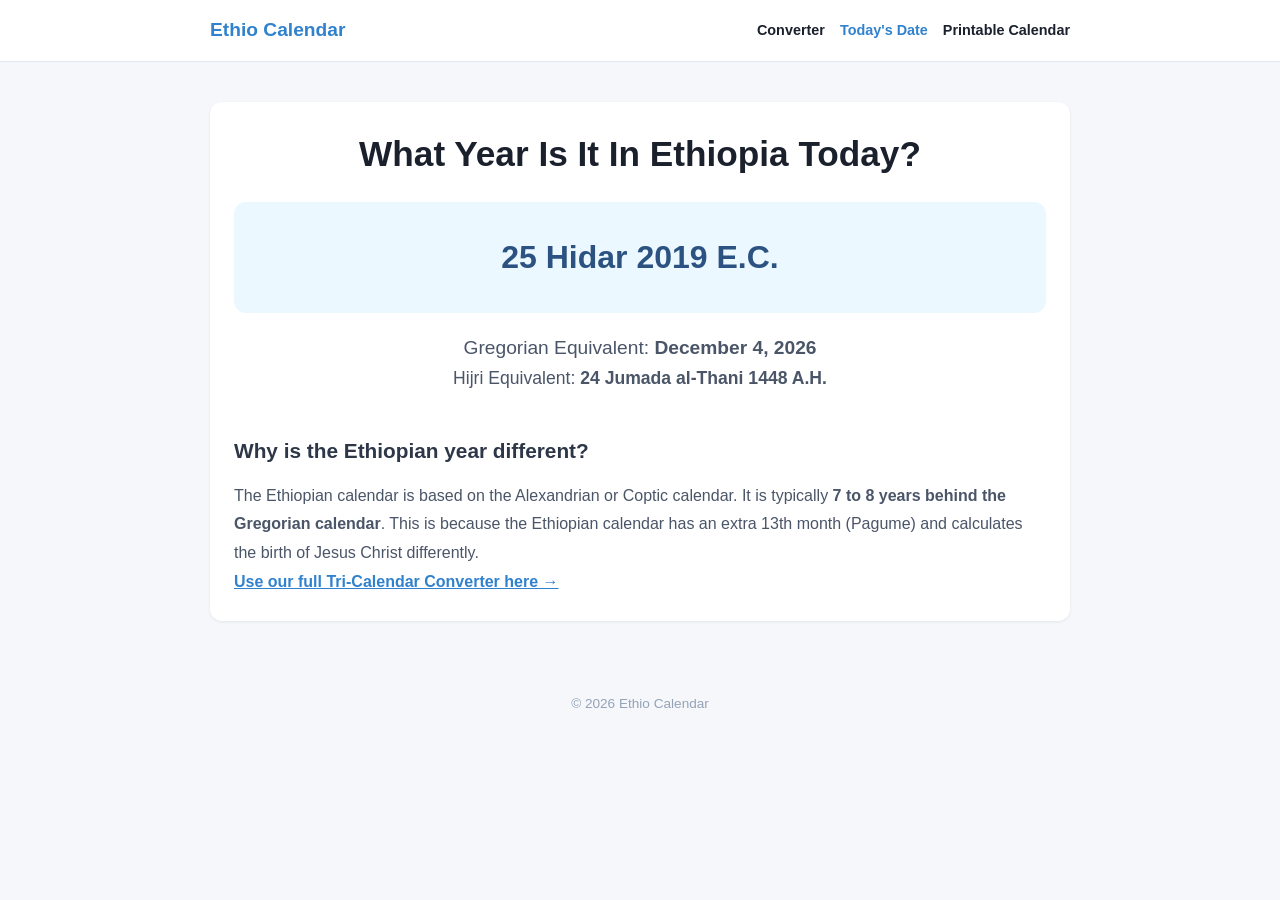
<file: Today.Html>
<!DOCTYPE html>
<html lang="en">
<head>
<meta charset="UTF-8">
<meta name="viewport" content="width=device-width, initial-scale=1.0">
<title>What Year Is It In Ethiopia Today? | Ethiopian Date Today</title>
<link rel="icon" href="data:image/svg+xml,<svg xmlns='http://www.w3.org/2000/svg' viewBox='0 0 100 100'><text y='.9em' font-size='90'>📅</text></svg>">
<link href="https://fonts.googleapis.com/css2?family=Noto+Sans+Ethiopic:wght@400;600;700&display=swap" rel="stylesheet">
<link rel="stylesheet" href="/style.css">
</head>
<body>

<header class="no-print" style="background:#fff; border-bottom:1px solid #e2e8f0; padding:15px 0; margin-bottom: 20px;">
  <div class="container" style="display:flex; justify-content:space-between; align-items:center; padding:0 20px;">
    <a href="/" style="font-weight:800; color:#3182ce; text-decoration:none; font-size:1.2rem;">Ethio Calendar</a>
    <nav style="display:flex; gap:15px; font-size:0.9rem; font-weight:600;">
      <a href="/" style="color:#1a202c; text-decoration:none;">Converter</a>
      <a href="/today/" style="color:#3182ce; text-decoration:none;">Today's Date</a>
      <a href="/printable-calendar.html" style="color:#1a202c; text-decoration:none;">Printable Calendar</a>
    </nav>
  </div>
</header>

<div class="container">
  <div class="card" style="text-align: center;">
    <h1 style="font-size: 2.2rem; margin-bottom: 20px;">What Year Is It In Ethiopia Today?</h1>
    
    <div id="today-display" style="font-size: 2rem; font-weight: 800; color: #2c5282; padding: 30px; background: #ebf8ff; border-radius: 12px; margin-bottom: 20px;">
      <span id="td-eth">Loading...</span>
    </div>
    <p style="font-size: 1.2rem; color: #4a5568;">Gregorian Equivalent: <span id="td-greg" style="font-weight: 600;">—</span></p>
    <p style="font-size: 1.1rem; color: #4a5568;">Hijri Equivalent: <span id="td-hijri" style="font-weight: 600;">—</span></p>

    <div style="text-align: left; margin-top: 40px; line-height: 1.8; color: #4a5568;">
      <h2>Why is the Ethiopian year different?</h2>
      <p>The Ethiopian calendar is based on the Alexandrian or Coptic calendar. It is typically <strong>7 to 8 years behind the Gregorian calendar</strong>. This is because the Ethiopian calendar has an extra 13th month (Pagume) and calculates the birth of Jesus Christ differently.</p>
      <p><a href="/" style="color: #3182ce; font-weight: bold;">Use our full Tri-Calendar Converter here →</a></p>
    </div>
  </div>
</div>

<footer>
  <p>© <span id="year"></span> Ethio Calendar</p>
</footer>

<script src="/app.js"></script>
</body>
</html>
</file>
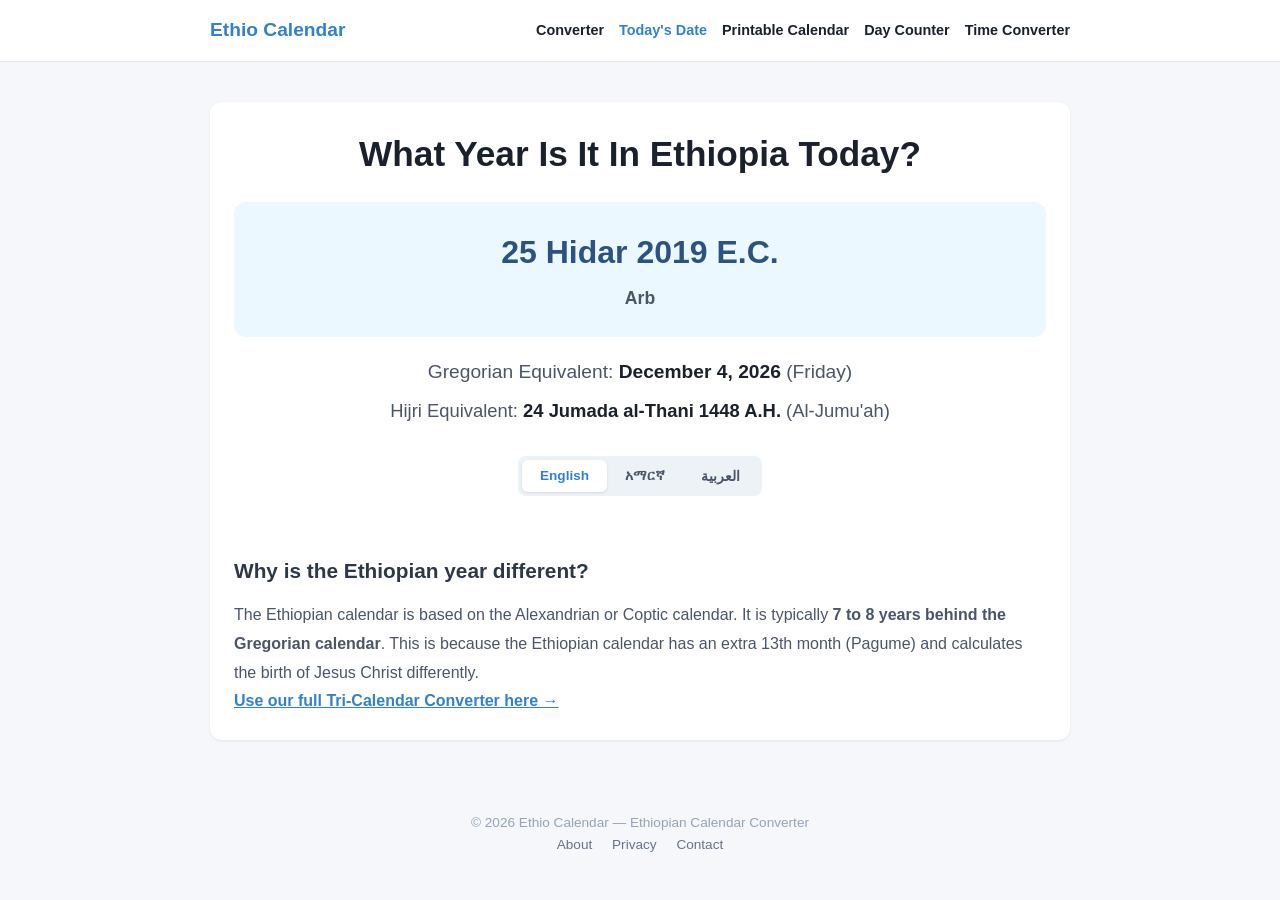
<file: today.html>
<!DOCTYPE html>
<html lang="en">
<head>
<meta charset="UTF-8">
<meta name="viewport" content="width=device-width, initial-scale=1.0">
<title>What Year Is It In Ethiopia Today? | Ethiopian Date Today</title>
<link href="https://fonts.googleapis.com/css2?family=Amiri:wght@400;700&family=Noto+Sans+Ethiopic:wght@400;600;700&display=swap" rel="stylesheet">
<link rel="stylesheet" href="/style.css">
</head>
<body>

<header class="no-print" style="background:#fff; border-bottom:1px solid #e2e8f0; padding:15px 0; margin-bottom: 20px;">
  <div class="container" style="display:flex; justify-content:space-between; align-items:center; padding:0 20px; flex-wrap:wrap; gap:10px;">
    <a href="/" style="font-weight:800; color:#3182ce; text-decoration:none; font-size:1.2rem;">Ethio Calendar</a>
    <nav style="display:flex; gap:15px; font-size:0.9rem; font-weight:600; flex-wrap:wrap;">
      <a href="/" style="color:#1a202c; text-decoration:none;">Converter</a>
      <a href="/today.html" style="color:#3182ce; text-decoration:none;">Today's Date</a>
      <a href="/printable-calendar.html" style="color:#1a202c; text-decoration:none;">Printable Calendar</a>
      <a href="/Day-counter.html" style="color:#1a202c; text-decoration:none;">Day Counter</a>
      <a href="/Time-Converter.html" style="color:#1a202c; text-decoration:none;">Time Converter</a>
    </nav>
  </div>
</header>

<div class="container">
  <div class="card" style="text-align: center;">
    <h1 style="font-size: 2.2rem; margin-bottom: 20px;">What Year Is It In Ethiopia Today?</h1>
    
    <div id="today-display" style="font-size: 2rem; font-weight: 800; color: #2c5282; padding: 25px; background: #ebf8ff; border-radius: 12px; margin-bottom: 20px;">
      <span id="td-eth">Loading...</span>
      <div id="td-eth-day" style="font-size:1.1rem; color:#4a5568; margin-top:6px; font-weight:600;"></div>
    </div>
    
    <p style="font-size: 1.2rem; color: #4a5568; margin-bottom: 8px;">
      Gregorian Equivalent: <span id="td-greg" style="font-weight: 700; color:#1a202c;">—</span> (<span id="td-greg-day"></span>)
    </p>
    <p style="font-size: 1.15rem; color: #4a5568;">
      Hijri Equivalent: <span id="td-hijri" style="font-weight: 700; color:#1a202c;">—</span> (<span id="td-hijri-day"></span>)
    </p>

    <div class="toggle-group" id="lang-toggle" style="margin-top: 30px; justify-content: center;">
      <button class="active" data-lang="en">English</button>
      <button data-lang="am">አማርኛ</button>
      <button data-lang="ar">العربية</button>
    </div>

    <div style="text-align: left; margin-top: 40px; line-height: 1.8; color: #4a5568;">
      <h2>Why is the Ethiopian year different?</h2>
      <p>The Ethiopian calendar is based on the Alexandrian or Coptic calendar. It is typically <strong>7 to 8 years behind the Gregorian calendar</strong>. This is because the Ethiopian calendar has an extra 13th month (Pagume) and calculates the birth of Jesus Christ differently.</p>
      <p><a href="/" style="color: #3182ce; font-weight: bold;">Use our full Tri-Calendar Converter here →</a></p>
    </div>
  </div>
</div>

<footer>
  <p>© <span id="year"></span> Ethio Calendar — Ethiopian Calendar Converter</p>
  <p><a href="/about.html">About</a> <a href="/privacy.html">Privacy</a> <a href="/contact.html">Contact</a></p>
</footer>

<script src="/app.js"></script>
</body>
</html>
</file>
<file: style.css>
* { box-sizing: border-box; margin: 0; padding: 0; }
body { font-family: -apple-system, BlinkMacSystemFont, "Segoe UI", Roboto, sans-serif; background: #f5f7fa; color: #1a202c; line-height: 1.6; }
.container { max-width: 900px; margin: 0 auto; padding: 20px; }
h1 { font-size: 1.9rem; margin-bottom: 8px; }
h2 { font-size: 1.3rem; margin: 24px 0 12px; color: #2d3748; }
h3 { font-size: 1rem; margin-bottom: 8px; color: #4a5568; }
.subtitle { color: #64748b; margin-bottom: 24px; font-size: 0.95rem; }
.card { background: #fff; border-radius: 12px; padding: 24px; box-shadow: 0 1px 3px rgba(0,0,0,0.08); margin-bottom: 20px; }
.tabs { display: flex; gap: 4px; background: #edf2f7; border-radius: 10px; padding: 4px; margin-bottom: 20px; overflow-x: auto; }
.tab { flex: 1; border: none; background: transparent; padding: 12px 16px; font-size: 0.9rem; font-weight: 600; color: #4a5568; cursor: pointer; border-radius: 8px; transition: all 0.2s; white-space: nowrap; }
.tab.active { background: #fff; color: #3182ce; box-shadow: 0 1px 3px rgba(0,0,0,0.1); }
.tab-content { display: none; }
.tab-content.active { display: block; }
label { display: block; font-weight: 600; margin-bottom: 6px; font-size: 0.9rem; }
input, select { width: 100%; padding: 12px; font-size: 1rem; border: 2px solid #e2e8f0; border-radius: 8px; outline: none; font-family: inherit; background: #fff; }
input:focus, select:focus { border-color: #3182ce; }
.field-group { margin-bottom: 16px; }
.row { display: grid; grid-template-columns: 1fr 1fr; gap: 12px; }
.row-3 { display: grid; grid-template-columns: 1fr 1fr 1fr; gap: 12px; }
button.primary { background: #3182ce; color: #fff; border: none; padding: 14px 28px; font-size: 1rem; font-weight: 600; border-radius: 8px; cursor: pointer; transition: background 0.2s; }
button.primary:hover { background: #2c5282; }
button.secondary { background: #fff; color: #3182ce; border: 2px solid #3182ce; padding: 12px 24px; font-size: 0.95rem; font-weight: 600; border-radius: 8px; cursor: pointer; margin-right: 8px; margin-top: 8px; }
button.secondary:hover { background: #ebf8ff; }
.result-box { background: #f7fafc; border-left: 4px solid #3182ce; border-radius: 6px; padding: 16px; margin-top: 16px; }
.result-box .label { font-size: 0.85rem; color: #64748b; margin-bottom: 4px; }
.result-box .value { font-size: 1.4rem; font-weight: 700; color: #2c5282; }
.tri-display { display: grid; gap: 12px; margin-top: 20px; grid-template-columns: repeat(auto-fit, minmax(200px, 1fr)); }
.cal-col { padding: 16px; border-radius: 10px; border: 2px solid #e2e8f0; background: #fff; }
.cal-col.priority { border-color: #3182ce; background: #ebf8ff; }
.cal-col .cal-label { font-size: 0.75rem; text-transform: uppercase; color: #64748b; letter-spacing: 0.05em; margin-bottom: 6px; }
.cal-col .cal-date { font-size: 1.3rem; font-weight: 700; color: #1a202c; }
.cal-col .cal-detail { font-size: 0.85rem; color: #64748b; margin-top: 4px; }
.cal-col.priority .cal-date { font-size: 1.6rem; color: #2c5282; }
.toggle-group { display: inline-flex; background: #edf2f7; border-radius: 8px; padding: 4px; margin-bottom: 16px; flex-wrap: wrap; }
.toggle-group button { border: none; background: transparent; padding: 8px 18px; font-size: 0.85rem; font-weight: 600; border-radius: 6px; cursor: pointer; color: #4a5568; }
.toggle-group button.active { background: #fff; color: #3182ce; box-shadow: 0 1px 3px rgba(0,0,0,0.1); }

/* Grid & Highlighted Weekday Headers */
.month-grid { display: grid; grid-template-columns: repeat(7, 1fr); gap: 5px; margin-top: 12px; }
.month-grid .day-head { 
  text-align: center; 
  font-size: 0.95rem; 
  font-weight: 800; 
  color: #1e293b; 
  padding: 8px 4px; 
  text-transform: uppercase; 
  letter-spacing: 0.05em;
  background: #f1f5f9;
  border: 2px solid #94a3b8;
  border-radius: 6px;
  margin-bottom: 4px;
}

.month-grid .day-cell { 
  aspect-ratio: 1 / 1; 
  display: flex; 
  flex-direction: column; 
  align-items: flex-start; 
  justify-content: flex-start; 
  border-radius: 6px; 
  padding: 6px 8px; 
  background: #fff; 
  border: 1.5px solid #cbd5e1; 
  line-height: 1.2; 
  cursor: pointer;
  position: relative;
  transition: background 0.15s, border-color 0.15s;
}
.month-grid .day-cell:hover:not(.empty) { background: #f8fafc; border-color: #3182ce; }
.month-grid .day-cell.empty { background: #fbfcfd; cursor: default; border-color: #e2e8f0; }
.month-grid .day-cell.today { background: #bee3f8; border: 2px solid #2c5282; }
.month-grid .day-cell.holiday { background: #fed7d7; border: 2px solid #e53e3e; }
.month-grid .day-cell.today.holiday { background: #fce9e6; border: 2px solid #2c5282; }
.month-grid .day-cell.has-note::after {
  content: '';
  position: absolute;
  bottom: 5px;
  right: 5px;
  width: 6px;
  height: 6px;
  border-radius: 50%;
  background: #3182ce;
}

/* Vertical Date Stack */
.cell-primary-date { font-size: 1.35rem; font-weight: 800; color: #1a202c; margin-bottom: 4px; line-height: 1; }
.secondary-dates-vertical { display: flex; flex-direction: column; gap: 2px; font-size: 0.75rem; color: #475569; }
.sec-date-row { display: flex; align-items: baseline; gap: 4px; }
.sec-date-row .prefix { font-size: 0.65rem; font-weight: 700; color: #94a3b8; }
.sec-date-row .val { font-weight: 600; }

.cell-note-snippet {
  font-size: 0.68rem;
  color: #2b6cb0;
  white-space: nowrap;
  overflow: hidden;
  text-overflow: ellipsis;
  background: #ebf8ff;
  padding: 1px 4px;
  border-radius: 3px;
  margin-top: auto;
  max-width: 100%;
}

.month-title-block { text-align: center; margin-bottom: 12px; }
.month-title-main { font-size: 1.3rem; font-weight: 800; color: #1a202c; }
.month-title-sub { font-size: 0.75rem; color: #718096; margin-top: 3px; line-height: 1.5; }
.world-grid { display: grid; grid-template-columns: repeat(auto-fill, minmax(160px, 1fr)); gap: 12px; margin-top: 16px; }
.city-card { background: #f7fafc; border-radius: 8px; padding: 14px; border: 1px solid #e2e8f0; }
.city-card .city { font-weight: 600; font-size: 0.85rem; color: #1a202c; }
.city-card .time { font-size: 1.1rem; font-weight: 700; color: #2c5282; margin-top: 4px; }
.city-card .date { font-size: 0.72rem; color: #94a3b8; margin-top: 2px; }
.warning { background: #fffaf0; border-left: 4px solid #dd6b20; padding: 12px 16px; border-radius: 6px; font-size: 0.85rem; color: #7b341e; margin-top: 16px; }
.legend { display: flex; gap: 16px; flex-wrap: wrap; padding: 10px 14px; background: #edf2f7; border-radius: 6px; font-size: 0.8rem; color: #4a5568; margin-top: 12px; }
.legend span { display: inline-flex; align-items: center; gap: 4px; }
.legend b { color: #2d3748; }
.download-bar { display: flex; flex-wrap: wrap; gap: 8px; margin-top: 12px; }
.print-controls { display: grid; grid-template-columns: 1fr 1fr; gap: 12px; margin-top: 12px; }
.ethiopic-text { font-family: 'Noto Sans Ethiopic', 'Abyssinica SIL', sans-serif; }
[dir="rtl"] { direction: rtl; text-align: right; font-family: 'Amiri', 'Scheherazade New', serif; }
footer { text-align: center; padding: 32px 20px; color: #94a3b8; font-size: 0.85rem; }
footer a { color: #64748b; text-decoration: none; margin: 0 8px; }
footer a:hover { color: #3182ce; }
.seo-paragraph { color: #64748b; font-size: 0.85rem; text-align: center; margin: 24px auto; max-width: 720px; line-height: 1.7; }
.seo-paragraph strong { color: #2d3748; }

/* Print Styles */
@media print {
  @page { size: A4 portrait; margin: 12mm; }
  body { background: #fff !important; font-size: 11pt; }
  body * { visibility: hidden; }
  #print-area, #print-area * { visibility: visible; }
  #print-area { position: absolute; left: 0; top: 0; width: 100%; padding: 0; color: #111; }
  .no-print { display: none !important; }
  #print-area .print-header { display: flex; justify-content: space-between; align-items: flex-end; border-bottom: 3px solid #111; padding-bottom: 8px; margin-bottom: 14px; }
  #print-area .print-brand { font-size: 9pt; letter-spacing: 0.18em; text-transform: uppercase; color: #555; font-weight: 700; }
  #print-area .print-url { font-size: 8pt; color: #888; }
  .month-title-block { text-align: center; margin-bottom: 14px; }
  .month-title-main { font-size: 22pt !important; font-weight: 800 !important; color: #111 !important; letter-spacing: -0.5px; }
  .month-title-sub { font-size: 10pt !important; color: #444 !important; margin-top: 4px; line-height: 1.5; }
  .month-grid { gap: 4px !important; border: none; display: grid; grid-template-columns: repeat(7, 1fr); }
  .month-grid .day-head { 
    font-size: 10pt !important; 
    font-weight: 900 !important; 
    color: #111 !important; 
    padding: 6px 2px !important; 
    text-transform: uppercase; 
    letter-spacing: 0.05em; 
    border: 2px solid #111 !important; 
    border-radius: 5px !important;
    background: #f1f5f9 !important; 
    -webkit-print-color-adjust: exact;
    print-color-adjust: exact;
  }
  .month-grid .day-cell { border: 1px solid #999 !important; background: #fff !important; padding: 6px 6px !important; aspect-ratio: 1 / 0.95 !important; }
  .month-grid .day-cell.today { background: #eaf3fb !important; border: 2.5px solid #2c5282 !important; }
  .month-grid .day-cell.holiday { background: #fdf0ee !important; border: 2px solid #c53030 !important; }
  .month-grid .day-cell.today.holiday { background: #fce9e6 !important; border: 2.5px solid #2c5282 !important; }

  /* Print Vertical Overrides */
  .cell-primary-date { font-size: 14pt !important; font-weight: 900 !important; color: #111 !important; margin-bottom: 3px !important; }
  .secondary-dates-vertical { display: flex !important; flex-direction: column !important; gap: 2px !important; font-size: 8pt !important; color: #555 !important; }
  .sec-date-row { display: flex !important; align-items: baseline !important; gap: 4px !important; }
  .sec-date-row .prefix { font-size: 6pt !important; font-weight: 800 !important; color: #999 !important; }
  .sec-date-row .val { font-weight: 600 !important; color: #333 !important; }

  .holiday-section { margin-top: 20px !important; padding-top: 12px !important; border-top: 2px solid #333 !important; }
  .holiday-section h3 { display: none !important; }
  .holiday-list { font-size: 10pt !important; }
  .holiday-list li { padding: 6px 0 !important; border-bottom: 1px dotted #bbb !important; color: #222 !important; display: flex; justify-content: space-between; }
  .holiday-list .holiday-date { font-weight: 800 !important; color: #111 !important; min-width: 110px; }
  .holiday-list .holiday-name { flex: 1; color: #222; padding-left: 8px; }
  .holiday-list .holiday-type { font-size: 11pt; }
  #print-area .print-footer { margin-top: 16px; padding-top: 8px; border-top: 1px solid #ccc; font-size: 8pt; color: #888; text-align: center; font-style: italic; }
}

@media (max-width: 600px) {
  .tri-display { grid-template-columns: 1fr; }
  .row-3 { grid-template-columns: 1fr; }
  .row { grid-template-columns: 1fr; }
  .print-controls { grid-template-columns: 1fr; }
}

.holiday-section { margin-top: 20px; padding-top: 16px; border-top: 1px solid #e2e8f0; }
.holiday-list { list-style: none; padding: 0; }
.holiday-list li { font-size: 0.8rem; color: #4a5568; padding: 4px 0; border-bottom: 1px dashed #edf2f7; display: flex; justify-content: space-between; align-items: center; }
.holiday-list li:last-child { border-bottom: none; }
.holiday-list .holiday-date { font-weight: 600; color: #2c5282; min-width: 90px; }
.holiday-list .holiday-name { flex: 1; }
.holiday-list .holiday-type { font-size: 0.9rem; }
</file>
